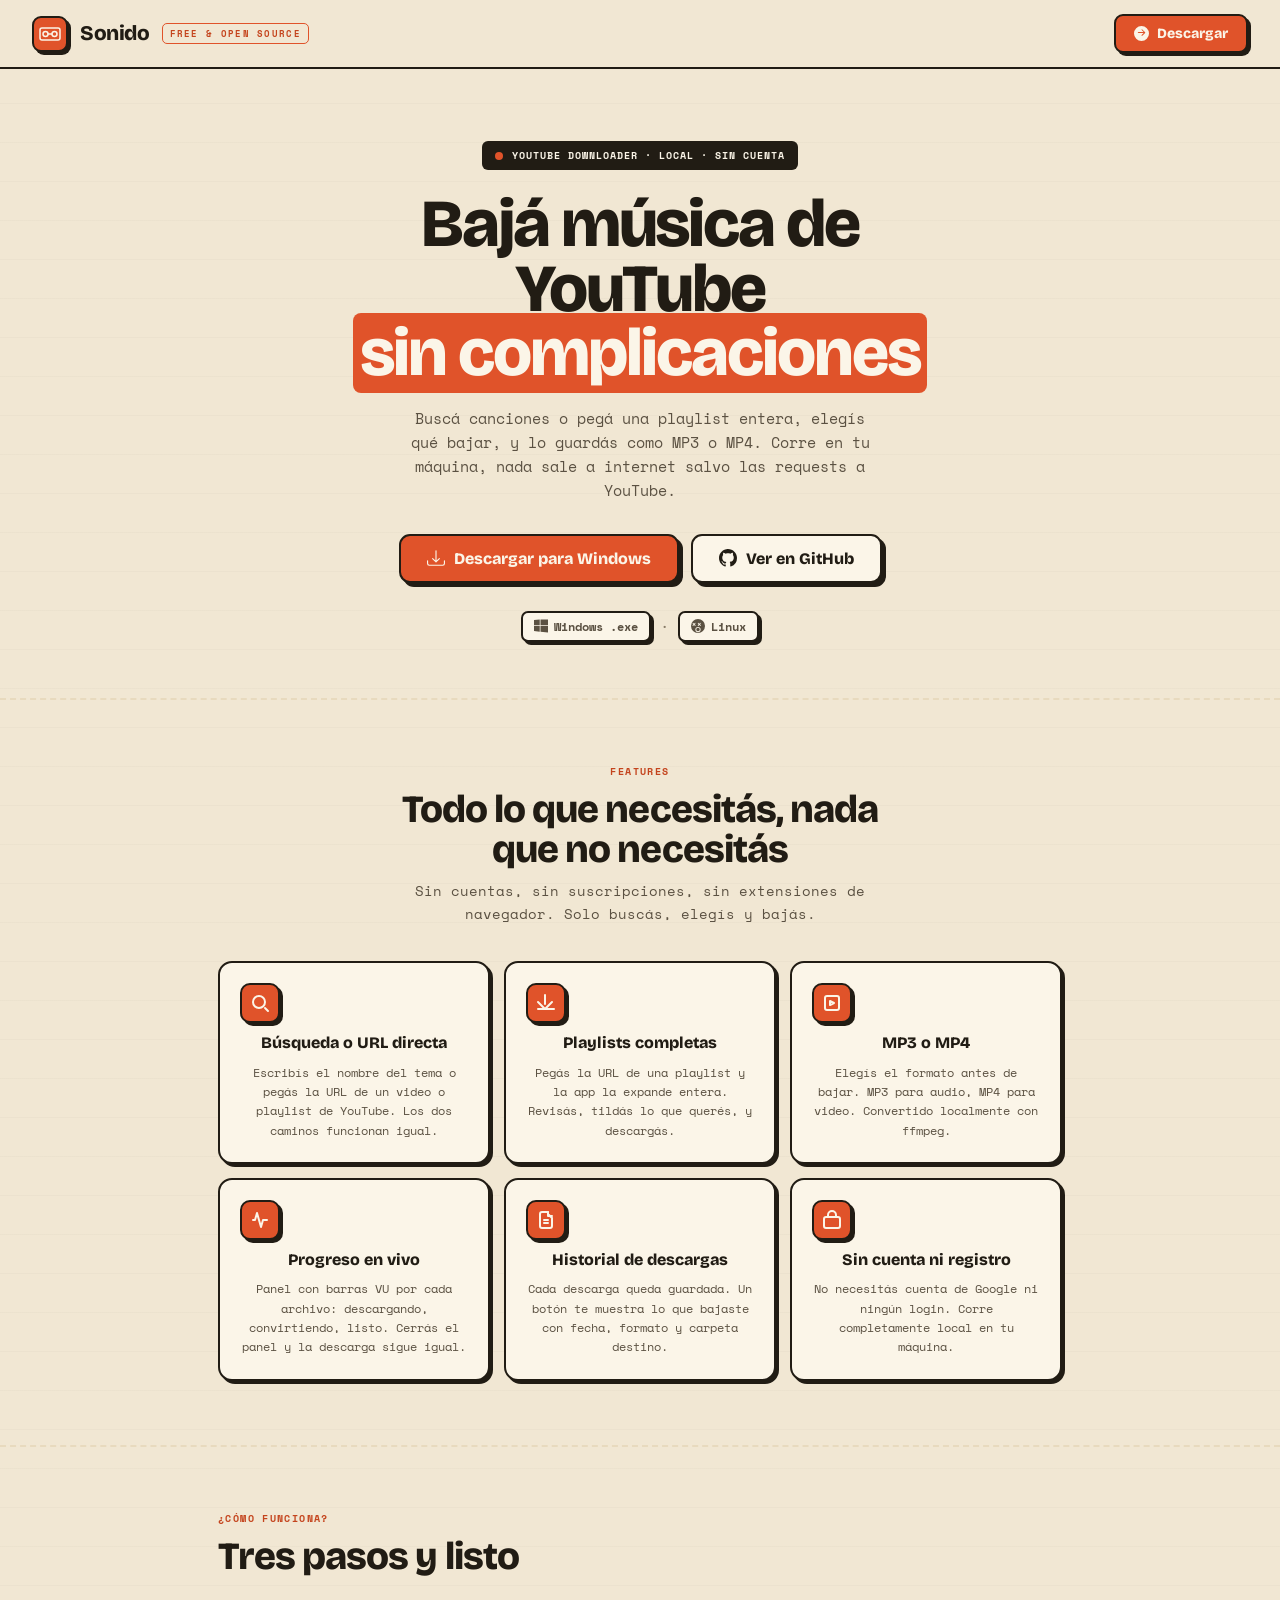
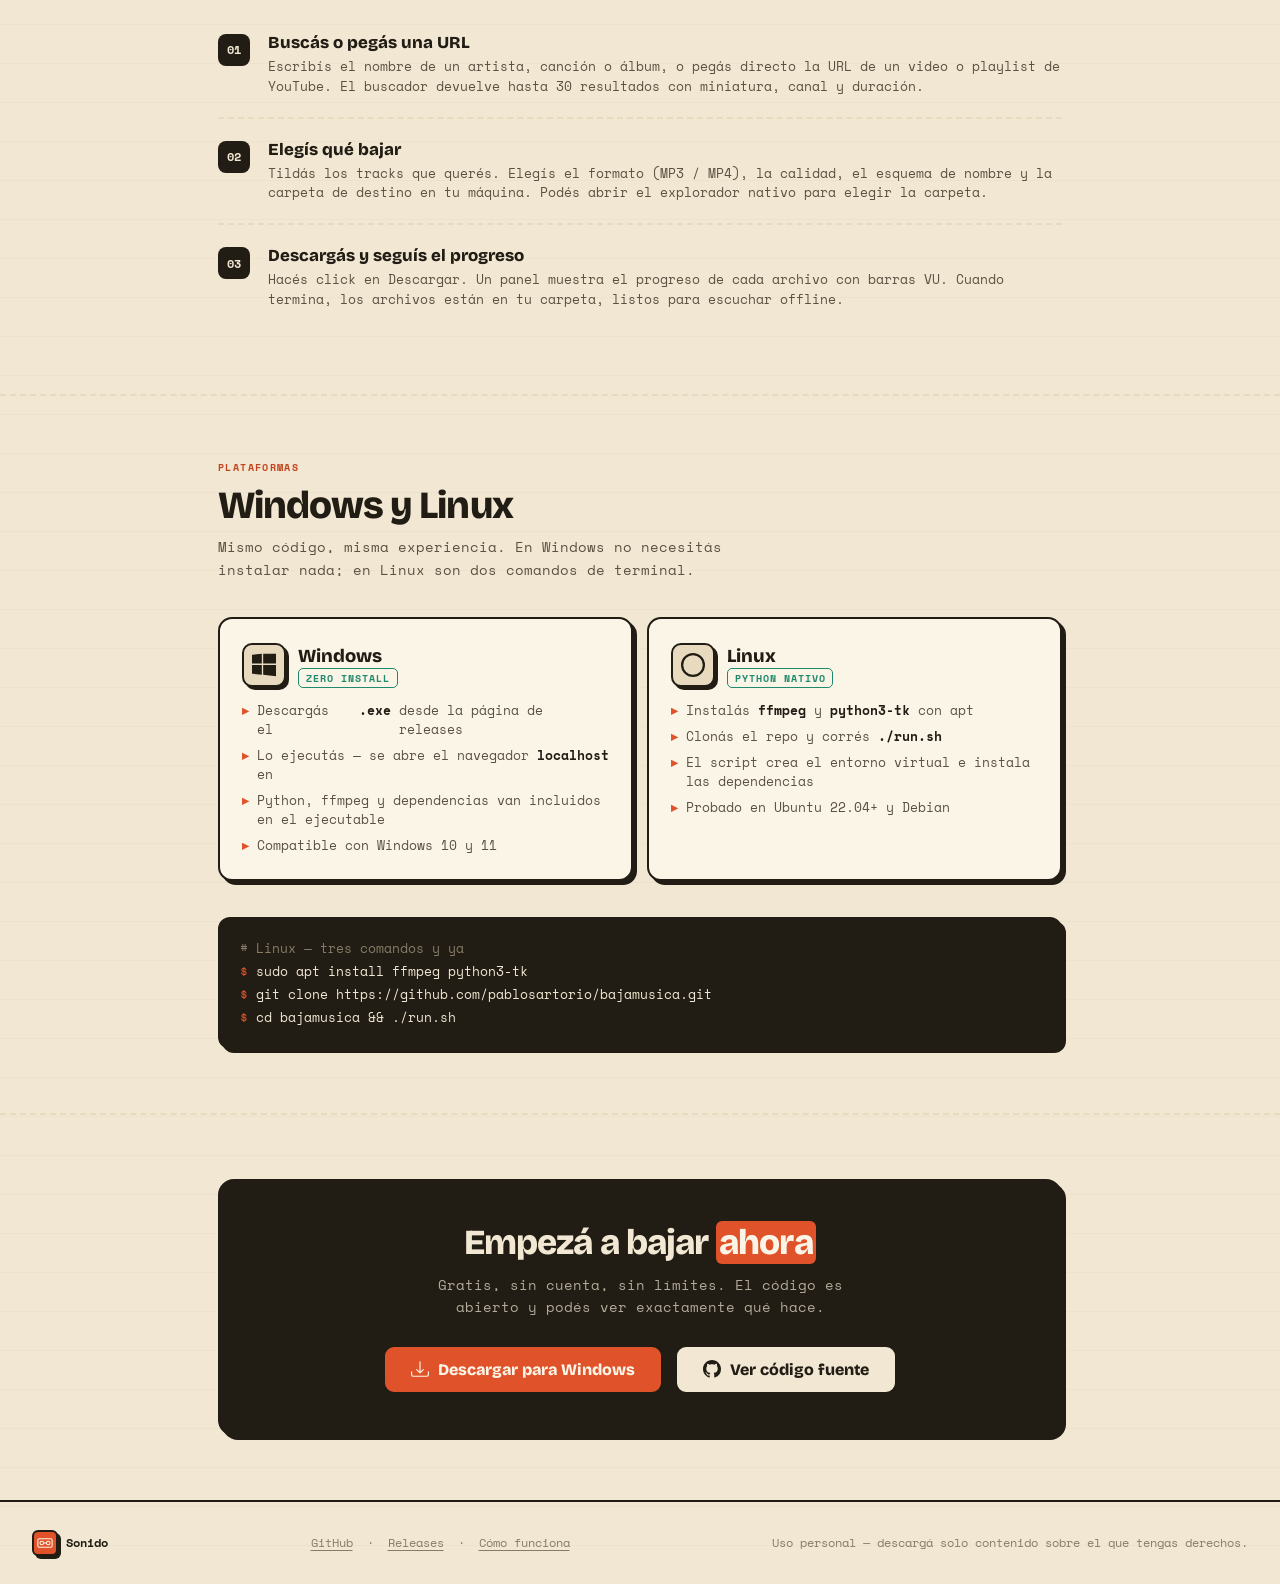
<file: docs/index.html>
<!DOCTYPE html>
<html lang="es">
<head>
<meta charset="UTF-8">
<meta name="viewport" content="width=device-width, initial-scale=1.0">
<title>Sonido — Bajá música de YouTube, sin complicaciones</title>
<meta name="description" content="Descargador de YouTube con interfaz web local. Buscá, elegí y guardá como MP3 o MP4. Corre en Windows y Linux, sin cuenta ni registro.">
<link rel="preconnect" href="https://fonts.googleapis.com">
<link rel="preconnect" href="https://fonts.gstatic.com" crossorigin>
<link href="https://fonts.googleapis.com/css2?family=Bricolage+Grotesque:opsz,wght@12..96,600;12..96,700;12..96,800&family=Space+Mono:wght@400;700&display=swap" rel="stylesheet">
<style>
  :root {
    --cream:   #f1e7d3; --cream-2: #e8dabe; --card: #fbf5e8;
    --ink:     #211c14; --ink-2:   #5b5142; --muted: #877b66;
    --orange:  #e0532a; --orange-2:#c4441d; --teal: #1f8a6d;
    --fd: 'Bricolage Grotesque', system-ui, sans-serif;
    --fm: 'Space Mono', ui-monospace, monospace;
    --shadow:    4px 4px 0 var(--ink);
    --shadow-sm: 3px 3px 0 var(--ink);
    --ease: cubic-bezier(0.3, 1.2, 0.5, 1);
  }
  *, *::before, *::after { box-sizing: border-box; margin: 0; padding: 0; }
  html { scroll-behavior: smooth; }
  body {
    font-family: var(--fd);
    background: var(--cream);
    background-image: repeating-linear-gradient(0deg, transparent 0 38px, rgba(33,28,20,.025) 38px 39px);
    color: var(--ink);
    -webkit-font-smoothing: antialiased;
    overflow-x: hidden;
  }
  a { color: var(--orange-2); text-underline-offset: 3px; }

  /* ── Topbar ── */
  .topbar {
    position: sticky; top: 0; z-index: 20;
    display: flex; align-items: center; justify-content: space-between;
    padding: 14px 32px; background: var(--cream);
    border-bottom: 2px solid var(--ink);
  }
  .brand { display: inline-flex; align-items: center; gap: 12px; text-decoration: none; color: inherit; }
  .brand__mark {
    width: 36px; height: 36px; display: grid; place-items: center;
    background: var(--orange); border: 2px solid var(--ink);
    border-radius: 9px; box-shadow: var(--shadow-sm); flex-shrink: 0;
  }
  /* cassette icon inline */
  .brand__mark svg { width: 22px; height: 14px; }
  .brand__name { font-weight: 800; font-size: 1.3rem; letter-spacing: -0.02em; }
  .brand__tag {
    font-family: var(--fm); font-size: 0.58rem; font-weight: 700;
    letter-spacing: 0.14em; text-transform: uppercase;
    color: var(--orange-2); border: 1.5px solid var(--orange);
    padding: 3px 7px; border-radius: 5px;
  }
  .topbar__cta {
    display: inline-flex; align-items: center; gap: 8px;
    background: var(--orange); color: var(--card);
    border: 2px solid var(--ink); border-radius: 9px;
    font-family: var(--fd); font-weight: 800; font-size: 0.88rem;
    padding: 9px 18px; text-decoration: none;
    box-shadow: var(--shadow-sm);
    transition: transform 0.1s var(--ease), box-shadow 0.1s var(--ease);
  }
  .topbar__cta:hover { transform: translate(-1px,-1px); box-shadow: 4px 4px 0 var(--ink); color: var(--card); }
  .topbar__cta:active { transform: translate(2px,2px); box-shadow: 1px 1px 0 var(--ink); }

  /* ── Wrapper ── */
  .wrap { max-width: 900px; margin: 0 auto; padding: 0 28px; }

  /* ── Hero ── */
  .hero {
    padding: 72px 0 56px;
    display: flex; flex-direction: column; align-items: center; text-align: center;
  }
  .hero__badge {
    display: inline-flex; align-items: center; gap: 9px;
    font-family: var(--fm); font-size: 0.62rem; font-weight: 700;
    letter-spacing: 0.1em; text-transform: uppercase;
    color: var(--card); background: var(--ink);
    padding: 7px 13px; border-radius: 6px; margin-bottom: 22px;
  }
  .hero__badge .dot {
    width: 8px; height: 8px; border-radius: 50%; background: var(--orange);
    animation: blink 1.4s steps(2) infinite;
  }
  @keyframes blink { 50% { opacity: 0.2; } }
  .hero__title {
    font-weight: 800;
    font-size: clamp(2.6rem, 7vw, 4.2rem);
    line-height: 0.96; letter-spacing: -0.03em;
    max-width: 680px;
  }
  .hero__title mark {
    background: var(--orange); color: var(--card);
    padding: 0 0.1em; border-radius: 8px;
    box-decoration-break: clone; -webkit-box-decoration-break: clone;
  }
  .hero__sub {
    margin: 20px auto 0; font-family: var(--fm); font-size: 0.94rem;
    color: var(--ink-2); max-width: 480px; line-height: 1.6;
  }
  .hero__actions {
    display: flex; flex-wrap: wrap; gap: 12px; justify-content: center; margin-top: 32px;
  }
  .btn {
    display: inline-flex; align-items: center; gap: 9px;
    border: 2px solid var(--ink); border-radius: 11px;
    font-family: var(--fd); font-weight: 800; font-size: 1rem;
    padding: 13px 26px; text-decoration: none; cursor: pointer;
    box-shadow: var(--shadow);
    transition: transform 0.1s var(--ease), box-shadow 0.1s var(--ease);
  }
  .btn:hover  { transform: translate(-2px,-2px); box-shadow: 6px 6px 0 var(--ink); }
  .btn:active { transform: translate(2px,2px);  box-shadow: 1px 1px 0 var(--ink); }
  .btn--primary { background: var(--orange); color: var(--card); }
  .btn--primary:hover { color: var(--card); }
  .btn--ghost   { background: var(--card); color: var(--ink); }
  .btn--ghost:hover { color: var(--ink); }
  .btn svg { width: 18px; height: 18px; flex-shrink: 0; }

  /* ── Platforms strip ── */
  .platforms {
    display: flex; align-items: center; justify-content: center; gap: 10px;
    margin-top: 28px;
    font-family: var(--fm); font-size: 0.72rem; font-weight: 700;
    color: var(--ink-2);
  }
  .platforms .sep { color: var(--muted); }
  .platform-pill {
    display: inline-flex; align-items: center; gap: 6px;
    background: var(--card); border: 2px solid var(--ink); border-radius: 7px;
    padding: 5px 11px; box-shadow: var(--shadow-sm);
  }
  .platform-pill svg { width: 14px; height: 14px; }

  /* ── Section titles ── */
  .section { padding: 64px 0; }
  .section + .section { border-top: 2px dashed var(--cream-2); }
  .section__label {
    font-family: var(--fm); font-size: 0.62rem; font-weight: 700;
    letter-spacing: 0.14em; text-transform: uppercase;
    color: var(--orange-2); margin-bottom: 10px;
  }
  .section__title {
    font-weight: 800; font-size: clamp(1.7rem, 4vw, 2.4rem);
    letter-spacing: -0.025em; line-height: 1.05; max-width: 540px;
  }
  .section__sub {
    font-family: var(--fm); font-size: 0.9rem; color: var(--ink-2);
    margin-top: 10px; max-width: 520px; line-height: 1.6;
  }
  .section--center { text-align: center; }
  .section--center .section__title,
  .section--center .section__sub { margin-left: auto; margin-right: auto; }

  /* ── Feature grid ── */
  .features {
    display: grid; gap: 14px; margin-top: 36px;
  }
  @media (min-width: 560px) { .features { grid-template-columns: 1fr 1fr; } }
  @media (min-width: 800px) { .features { grid-template-columns: 1fr 1fr 1fr; } }
  .feature {
    background: var(--card); border: 2px solid var(--ink); border-radius: 14px;
    padding: 20px 20px 22px; box-shadow: var(--shadow-sm);
    display: flex; flex-direction: column; gap: 10px;
  }
  .feature__icon {
    width: 40px; height: 40px; display: grid; place-items: center;
    background: var(--orange); color: var(--card);
    border: 2px solid var(--ink); border-radius: 10px;
    box-shadow: var(--shadow-sm); flex-shrink: 0;
  }
  .feature__icon svg { width: 20px; height: 20px; }
  .feature__title { font-weight: 800; font-size: 1rem; line-height: 1.2; }
  .feature__desc { font-family: var(--fm); font-size: 0.78rem; color: var(--ink-2); line-height: 1.55; }

  /* ── How it works ── */
  .steps { display: flex; flex-direction: column; gap: 0; margin-top: 36px; }
  .step {
    display: flex; align-items: flex-start; gap: 18px;
    padding: 20px 0;
    border-bottom: 2px dashed var(--cream-2);
  }
  .step:last-child { border-bottom: none; }
  .step__num {
    font-family: var(--fm); font-weight: 700; font-size: 0.78rem;
    background: var(--ink); color: var(--cream);
    width: 32px; height: 32px; border-radius: 8px;
    display: grid; place-items: center; flex-shrink: 0; margin-top: 2px;
  }
  .step__body {}
  .step__title { font-weight: 800; font-size: 1.05rem; margin-bottom: 4px; }
  .step__desc { font-family: var(--fm); font-size: 0.8rem; color: var(--ink-2); line-height: 1.55; }

  /* ── Platforms section ── */
  .os-grid {
    display: grid; gap: 14px; margin-top: 36px;
  }
  @media (min-width: 560px) { .os-grid { grid-template-columns: 1fr 1fr; } }
  .os-card {
    background: var(--card); border: 2px solid var(--ink); border-radius: 14px;
    padding: 24px 22px; box-shadow: var(--shadow);
    display: flex; flex-direction: column; gap: 14px;
  }
  .os-card__head { display: flex; align-items: center; gap: 12px; }
  .os-icon {
    width: 44px; height: 44px; display: grid; place-items: center;
    background: var(--cream-2); border: 2px solid var(--ink); border-radius: 10px;
    box-shadow: var(--shadow-sm);
  }
  .os-icon svg { width: 24px; height: 24px; }
  .os-card__name { font-weight: 800; font-size: 1.15rem; }
  .os-card__tag {
    font-family: var(--fm); font-size: 0.6rem; font-weight: 700;
    text-transform: uppercase; letter-spacing: 0.1em;
    color: var(--teal); border: 1.5px solid var(--teal);
    padding: 2px 7px; border-radius: 5px;
  }
  .os-card__items { list-style: none; display: flex; flex-direction: column; gap: 7px; }
  .os-card__items li {
    font-family: var(--fm); font-size: 0.8rem; color: var(--ink-2);
    display: flex; align-items: flex-start; gap: 8px;
  }
  .os-card__items li::before { content: '▸'; color: var(--orange); flex-shrink: 0; font-weight: 700; }
  .os-card__items li b { color: var(--ink); }

  /* ── Terminal block ── */
  .terminal {
    background: var(--ink); color: var(--cream);
    border: 2px solid var(--ink); border-radius: 12px;
    padding: 18px 20px; font-family: var(--fm); font-size: 0.84rem;
    line-height: 1.7; box-shadow: var(--shadow); margin-top: 36px;
    overflow-x: auto;
  }
  .terminal .prompt { color: var(--orange); }
  .terminal .comment { color: #877b66; }

  /* ── CTA banner ── */
  .cta-banner {
    background: var(--ink); color: var(--cream);
    border: 2px solid var(--ink); border-radius: 16px;
    padding: 40px 36px; text-align: center; box-shadow: var(--shadow);
    margin-top: 0;
  }
  .cta-banner h2 {
    font-weight: 800; font-size: clamp(1.5rem, 4vw, 2.2rem);
    letter-spacing: -0.025em; margin-bottom: 10px;
  }
  .cta-banner h2 mark {
    background: var(--orange); color: var(--card);
    padding: 0 0.1em; border-radius: 6px;
  }
  .cta-banner p {
    font-family: var(--fm); font-size: 0.88rem; color: rgba(241,231,211,0.7);
    max-width: 440px; margin: 0 auto 26px; line-height: 1.6;
  }
  .cta-banner .btn--ghost { background: var(--cream); color: var(--ink); }
  .cta-banner .btn--ghost:hover { color: var(--ink); }

  /* ── Footer ── */
  footer {
    border-top: 2px solid var(--ink);
    padding: 28px 32px;
    display: flex; align-items: center; justify-content: space-between; flex-wrap: wrap; gap: 12px;
    font-family: var(--fm); font-size: 0.74rem; color: var(--muted);
  }
  footer a { color: var(--muted); }
  footer a:hover { color: var(--orange-2); }
  .footer__brand { display: flex; align-items: center; gap: 8px; font-weight: 700; color: var(--ink); }

  @keyframes rise { from { opacity:0; transform:translateY(12px); } to { opacity:1; transform:none; } }
  .hero { animation: rise 0.4s cubic-bezier(0.3,1.2,0.5,1) both; }
</style>
</head>
<body>

<!-- ── Topbar ── -->
<header class="topbar">
  <a class="brand" href="#">
    <div class="brand__mark">
      <svg viewBox="0 0 22 14" fill="none" xmlns="http://www.w3.org/2000/svg">
        <rect x="1" y="1" width="20" height="12" rx="2" stroke="#fbf5e8" stroke-width="1.5" fill="none"/>
        <circle cx="6.5" cy="7" r="2.5" stroke="#fbf5e8" stroke-width="1.5" fill="none"/>
        <circle cx="15.5" cy="7" r="2.5" stroke="#fbf5e8" stroke-width="1.5" fill="none"/>
        <line x1="9" y1="7" x2="13" y2="7" stroke="#fbf5e8" stroke-width="1.5"/>
      </svg>
    </div>
    <span class="brand__name">Sonido</span>
    <span class="brand__tag">Free &amp; Open Source</span>
  </a>
  <a class="topbar__cta" href="https://github.com/pablosartorio/bajamusica/releases/latest">
    <svg viewBox="0 0 16 16" fill="currentColor" width="15" height="15"><path d="M8 0a8 8 0 1 0 0 16A8 8 0 0 0 8 0ZM4.5 7.5a.5.5 0 0 1 0-1h5.793L8.146 4.354a.5.5 0 1 1 .708-.708l3 3a.5.5 0 0 1 0 .708l-3 3a.5.5 0 0 1-.708-.708L10.293 7.5H4.5Z"/></svg>
    Descargar
  </a>
</header>

<!-- ── Hero ── -->
<div class="wrap">
  <div class="hero">
    <div class="hero__badge">
      <span class="dot"></span>
      YouTube Downloader · local · sin cuenta
    </div>

    <h1 class="hero__title">
      Bajá música de YouTube<br><mark>sin complicaciones</mark>
    </h1>

    <p class="hero__sub">
      Buscá canciones o pegá una playlist entera, elegís qué bajar,
      y lo guardás como MP3 o MP4. Corre en tu máquina, nada sale a internet
      salvo las requests a YouTube.
    </p>

    <div class="hero__actions">
      <a class="btn btn--primary" href="https://github.com/pablosartorio/bajamusica/releases/latest">
        <svg viewBox="0 0 16 16" fill="currentColor"><path d="M.5 9.9a.5.5 0 0 1 .5.5v2.5a1 1 0 0 0 1 1h12a1 1 0 0 0 1-1v-2.5a.5.5 0 0 1 1 0v2.5a2 2 0 0 1-2 2H2a2 2 0 0 1-2-2v-2.5a.5.5 0 0 1 .5-.5z"/><path d="M7.646 11.854a.5.5 0 0 0 .708 0l3-3a.5.5 0 0 0-.708-.708L8.5 10.293V1.5a.5.5 0 0 0-1 0v8.793L5.354 8.146a.5.5 0 1 0-.708.708l3 3z"/></svg>
        Descargar para Windows
      </a>
      <a class="btn btn--ghost" href="https://github.com/pablosartorio/bajamusica">
        <svg viewBox="0 0 16 16" fill="currentColor"><path d="M8 0C3.58 0 0 3.58 0 8c0 3.54 2.29 6.53 5.47 7.59.4.07.55-.17.55-.38 0-.19-.01-.82-.01-1.49-2.01.37-2.53-.49-2.69-.94-.09-.23-.48-.94-.82-1.13-.28-.15-.68-.52-.01-.53.63-.01 1.08.58 1.23.82.72 1.21 1.87.87 2.33.66.07-.52.28-.87.51-1.07-1.78-.2-3.64-.89-3.64-3.95 0-.87.31-1.59.82-2.15-.08-.2-.36-1.02.08-2.12 0 0 .67-.21 2.2.82.64-.18 1.32-.27 2-.27.68 0 1.36.09 2 .27 1.53-1.04 2.2-.82 2.2-.82.44 1.1.16 1.92.08 2.12.51.56.82 1.27.82 2.15 0 3.07-1.87 3.75-3.65 3.95.29.25.54.73.54 1.48 0 1.07-.01 1.93-.01 2.2 0 .21.15.46.55.38A8.013 8.013 0 0 0 16 8c0-4.42-3.58-8-8-8z"/></svg>
        Ver en GitHub
      </a>
    </div>

    <div class="platforms">
      <span class="platform-pill">
        <svg viewBox="0 0 16 16" fill="currentColor" width="14" height="14"><path d="M0 13.772 6.545 14.5V8.044H0V13.772ZM0 7.044h6.545V.5L0 1.228v5.816ZM7.455 14.5 16 15.5V8.044H7.455V14.5ZM7.455.5v6.544H16V.5L7.455.5Z"/></svg>
        Windows .exe
      </span>
      <span class="sep">·</span>
      <span class="platform-pill">
        <svg viewBox="0 0 16 16" fill="currentColor" width="14" height="14"><path d="M8 0a8 8 0 1 0 0 16A8 8 0 0 0 8 0ZM5.078 6.979a.5.5 0 1 1-.707.707L3.5 6.814l-.871.872a.5.5 0 1 1-.707-.707l.872-.871-.872-.872a.5.5 0 1 1 .707-.707l.871.872.872-.872a.5.5 0 1 1 .707.707L4.207 6.107l.871.872Zm6 0a.5.5 0 1 1-.707.707L9.5 6.814l-.871.872a.5.5 0 1 1-.707-.707l.872-.871-.872-.872a.5.5 0 1 1 .707-.707l.871.872.872-.872a.5.5 0 1 1 .707.707l-.872.871.872.872ZM8 9a3 3 0 1 1 0 6A3 3 0 0 1 8 9Zm0 1a2 2 0 1 0 0 4 2 2 0 0 0 0-4Z"/></svg>
        Linux
      </span>
    </div>
  </div>
</div>

<div style="border-top: 2px dashed var(--cream-2);"></div>

<!-- ── Features ── -->
<div class="wrap">
  <section class="section section--center">
    <div class="section__label">Features</div>
    <h2 class="section__title">Todo lo que necesitás, nada que no necesitás</h2>
    <p class="section__sub">Sin cuentas, sin suscripciones, sin extensiones de navegador. Solo buscás, elegís y bajás.</p>

    <div class="features">

      <div class="feature">
        <div class="feature__icon">
          <svg viewBox="0 0 20 20" fill="none" stroke="currentColor" stroke-width="2" stroke-linecap="round" stroke-linejoin="round">
            <circle cx="9" cy="9" r="6"/><path d="m15 15 3 3"/>
          </svg>
        </div>
        <div class="feature__title">Búsqueda o URL directa</div>
        <div class="feature__desc">Escribís el nombre del tema o pegás la URL de un video o playlist de YouTube. Los dos caminos funcionan igual.</div>
      </div>

      <div class="feature">
        <div class="feature__icon">
          <svg viewBox="0 0 20 20" fill="none" stroke="currentColor" stroke-width="2" stroke-linecap="round" stroke-linejoin="round">
            <path d="M9 11V2M2 9l7 7 7-7"/>
            <path d="M2 16h16"/>
          </svg>
        </div>
        <div class="feature__title">Playlists completas</div>
        <div class="feature__desc">Pegás la URL de una playlist y la app la expande entera. Revisás, tildás lo que querés, y descargás.</div>
      </div>

      <div class="feature">
        <div class="feature__icon">
          <svg viewBox="0 0 20 20" fill="none" stroke="currentColor" stroke-width="2" stroke-linecap="round" stroke-linejoin="round">
            <rect x="3" y="3" width="14" height="14" rx="2"/>
            <path d="m8 8 4 2-4 2V8Z"/>
          </svg>
        </div>
        <div class="feature__title">MP3 o MP4</div>
        <div class="feature__desc">Elegís el formato antes de bajar. MP3 para audio, MP4 para video. Convertido localmente con ffmpeg.</div>
      </div>

      <div class="feature">
        <div class="feature__icon">
          <svg viewBox="0 0 20 20" fill="none" stroke="currentColor" stroke-width="2" stroke-linecap="round" stroke-linejoin="round">
            <path d="M3 10h2l2-7 4 14 2-7h4"/>
          </svg>
        </div>
        <div class="feature__title">Progreso en vivo</div>
        <div class="feature__desc">Panel con barras VU por cada archivo: descargando, convirtiendo, listo. Cerrás el panel y la descarga sigue igual.</div>
      </div>

      <div class="feature">
        <div class="feature__icon">
          <svg viewBox="0 0 20 20" fill="none" stroke="currentColor" stroke-width="2" stroke-linecap="round" stroke-linejoin="round">
            <path d="M12 2H6a2 2 0 0 0-2 2v12a2 2 0 0 0 2 2h8a2 2 0 0 0 2-2V8l-4-4Z"/>
            <path d="M12 2v4h4M8 13h4M8 10h4"/>
          </svg>
        </div>
        <div class="feature__title">Historial de descargas</div>
        <div class="feature__desc">Cada descarga queda guardada. Un botón te muestra lo que bajaste con fecha, formato y carpeta destino.</div>
      </div>

      <div class="feature">
        <div class="feature__icon">
          <svg viewBox="0 0 20 20" fill="none" stroke="currentColor" stroke-width="2" stroke-linecap="round" stroke-linejoin="round">
            <rect x="2" y="7" width="16" height="11" rx="2"/>
            <path d="M6 7V5a4 4 0 0 1 8 0v2"/>
          </svg>
        </div>
        <div class="feature__title">Sin cuenta ni registro</div>
        <div class="feature__desc">No necesitás cuenta de Google ni ningún login. Corre completamente local en tu máquina.</div>
      </div>

    </div>
  </section>
</div>

<div style="border-top: 2px dashed var(--cream-2);"></div>

<!-- ── How it works ── -->
<div class="wrap">
  <section class="section">
    <div class="section__label">¿Cómo funciona?</div>
    <h2 class="section__title">Tres pasos y listo</h2>

    <div class="steps">
      <div class="step">
        <div class="step__num">01</div>
        <div class="step__body">
          <div class="step__title">Buscás o pegás una URL</div>
          <div class="step__desc">Escribís el nombre de un artista, canción o álbum, o pegás directo la URL de un video o playlist de YouTube. El buscador devuelve hasta 30 resultados con miniatura, canal y duración.</div>
        </div>
      </div>
      <div class="step">
        <div class="step__num">02</div>
        <div class="step__body">
          <div class="step__title">Elegís qué bajar</div>
          <div class="step__desc">Tildás los tracks que querés. Elegís el formato (MP3 / MP4), la calidad, el esquema de nombre y la carpeta de destino en tu máquina. Podés abrir el explorador nativo para elegir la carpeta.</div>
        </div>
      </div>
      <div class="step">
        <div class="step__num">03</div>
        <div class="step__body">
          <div class="step__title">Descargás y seguís el progreso</div>
          <div class="step__desc">Hacés click en Descargar. Un panel muestra el progreso de cada archivo con barras VU. Cuando termina, los archivos están en tu carpeta, listos para escuchar offline.</div>
        </div>
      </div>
    </div>
  </section>
</div>

<div style="border-top: 2px dashed var(--cream-2);"></div>

<!-- ── Platforms ── -->
<div class="wrap">
  <section class="section">
    <div class="section__label">Plataformas</div>
    <h2 class="section__title">Windows y Linux</h2>
    <p class="section__sub">Mismo código, misma experiencia. En Windows no necesitás instalar nada; en Linux son dos comandos de terminal.</p>

    <div class="os-grid">

      <div class="os-card">
        <div class="os-card__head">
          <div class="os-icon">
            <svg viewBox="0 0 16 16" fill="currentColor"><path d="M0 13.772 6.545 14.5V8.044H0V13.772ZM0 7.044h6.545V.5L0 1.228v5.816ZM7.455 14.5 16 15.5V8.044H7.455V14.5ZM7.455.5v6.544H16V.5L7.455.5Z"/></svg>
          </div>
          <div>
            <div class="os-card__name">Windows</div>
            <span class="os-card__tag">Zero install</span>
          </div>
        </div>
        <ul class="os-card__items">
          <li>Descargás el <b>.exe</b> desde la página de releases</li>
          <li>Lo ejecutás — se abre el navegador en <b>localhost</b></li>
          <li>Python, ffmpeg y dependencias van incluidos en el ejecutable</li>
          <li>Compatible con Windows 10 y 11</li>
        </ul>
      </div>

      <div class="os-card">
        <div class="os-card__head">
          <div class="os-icon">
            <svg viewBox="0 0 16 16" fill="currentColor"><path d="M8 0a8 8 0 1 0 0 16A8 8 0 0 0 8 0ZM1.5 8a6.5 6.5 0 1 1 13 0 6.5 6.5 0 0 1-13 0Z"/></svg>
          </div>
          <div>
            <div class="os-card__name">Linux</div>
            <span class="os-card__tag">Python nativo</span>
          </div>
        </div>
        <ul class="os-card__items">
          <li>Instalás <b>ffmpeg</b> y <b>python3-tk</b> con apt</li>
          <li>Clonás el repo y corrés <b>./run.sh</b></li>
          <li>El script crea el entorno virtual e instala las dependencias</li>
          <li>Probado en Ubuntu 22.04+ y Debian</li>
        </ul>
      </div>

    </div>

    <div class="terminal">
      <span class="comment"># Linux — tres comandos y ya</span><br>
      <span class="prompt">$</span> sudo apt install ffmpeg python3-tk<br>
      <span class="prompt">$</span> git clone https://github.com/pablosartorio/bajamusica.git<br>
      <span class="prompt">$</span> cd bajamusica &amp;&amp; ./run.sh
    </div>
  </section>
</div>

<div style="border-top: 2px dashed var(--cream-2);"></div>

<!-- ── CTA ── -->
<div class="wrap">
  <section class="section">
    <div class="cta-banner">
      <h2>Empezá a bajar <mark>ahora</mark></h2>
      <p>Gratis, sin cuenta, sin límites. El código es abierto y podés ver exactamente qué hace.</p>
      <div style="display:flex; gap:12px; justify-content:center; flex-wrap:wrap;">
        <a class="btn btn--primary" href="https://github.com/pablosartorio/bajamusica/releases/latest">
          <svg viewBox="0 0 16 16" fill="currentColor" width="16" height="16"><path d="M.5 9.9a.5.5 0 0 1 .5.5v2.5a1 1 0 0 0 1 1h12a1 1 0 0 0 1-1v-2.5a.5.5 0 0 1 1 0v2.5a2 2 0 0 1-2 2H2a2 2 0 0 1-2-2v-2.5a.5.5 0 0 1 .5-.5z"/><path d="M7.646 11.854a.5.5 0 0 0 .708 0l3-3a.5.5 0 0 0-.708-.708L8.5 10.293V1.5a.5.5 0 0 0-1 0v8.793L5.354 8.146a.5.5 0 1 0-.708.708l3 3z"/></svg>
          Descargar para Windows
        </a>
        <a class="btn btn--ghost" href="https://github.com/pablosartorio/bajamusica">
          <svg viewBox="0 0 16 16" fill="currentColor" width="16" height="16"><path d="M8 0C3.58 0 0 3.58 0 8c0 3.54 2.29 6.53 5.47 7.59.4.07.55-.17.55-.38 0-.19-.01-.82-.01-1.49-2.01.37-2.53-.49-2.69-.94-.09-.23-.48-.94-.82-1.13-.28-.15-.68-.52-.01-.53.63-.01 1.08.58 1.23.82.72 1.21 1.87.87 2.33.66.07-.52.28-.87.51-1.07-1.78-.2-3.64-.89-3.64-3.95 0-.87.31-1.59.82-2.15-.08-.2-.36-1.02.08-2.12 0 0 .67-.21 2.2.82.64-.18 1.32-.27 2-.27.68 0 1.36.09 2 .27 1.53-1.04 2.2-.82 2.2-.82.44 1.1.16 1.92.08 2.12.51.56.82 1.27.82 2.15 0 3.07-1.87 3.75-3.65 3.95.29.25.54.73.54 1.48 0 1.07-.01 1.93-.01 2.2 0 .21.15.46.55.38A8.013 8.013 0 0 0 16 8c0-4.42-3.58-8-8-8z"/></svg>
          Ver código fuente
        </a>
      </div>
    </div>
  </section>
</div>

<!-- ── Footer ── -->
<footer>
  <div class="footer__brand">
    <div style="width:26px;height:26px;background:var(--orange);border:2px solid var(--ink);border-radius:6px;display:grid;place-items:center;box-shadow:var(--shadow-sm);">
      <svg viewBox="0 0 22 14" fill="none" width="16" height="10"><rect x="1" y="1" width="20" height="12" rx="2" stroke="#fbf5e8" stroke-width="1.5" fill="none"/><circle cx="6.5" cy="7" r="2.5" stroke="#fbf5e8" stroke-width="1.5" fill="none"/><circle cx="15.5" cy="7" r="2.5" stroke="#fbf5e8" stroke-width="1.5" fill="none"/><line x1="9" y1="7" x2="13" y2="7" stroke="#fbf5e8" stroke-width="1.5"/></svg>
    </div>
    Sonido
  </div>
  <div>
    <a href="https://github.com/pablosartorio/bajamusica">GitHub</a>
    &nbsp;·&nbsp;
    <a href="https://github.com/pablosartorio/bajamusica/releases">Releases</a>
    &nbsp;·&nbsp;
    <a href="como-funciona.html">Cómo funciona</a>
  </div>
  <div>Uso personal — descargá solo contenido sobre el que tengas derechos.</div>
</footer>

</body>
</html>
</file>
